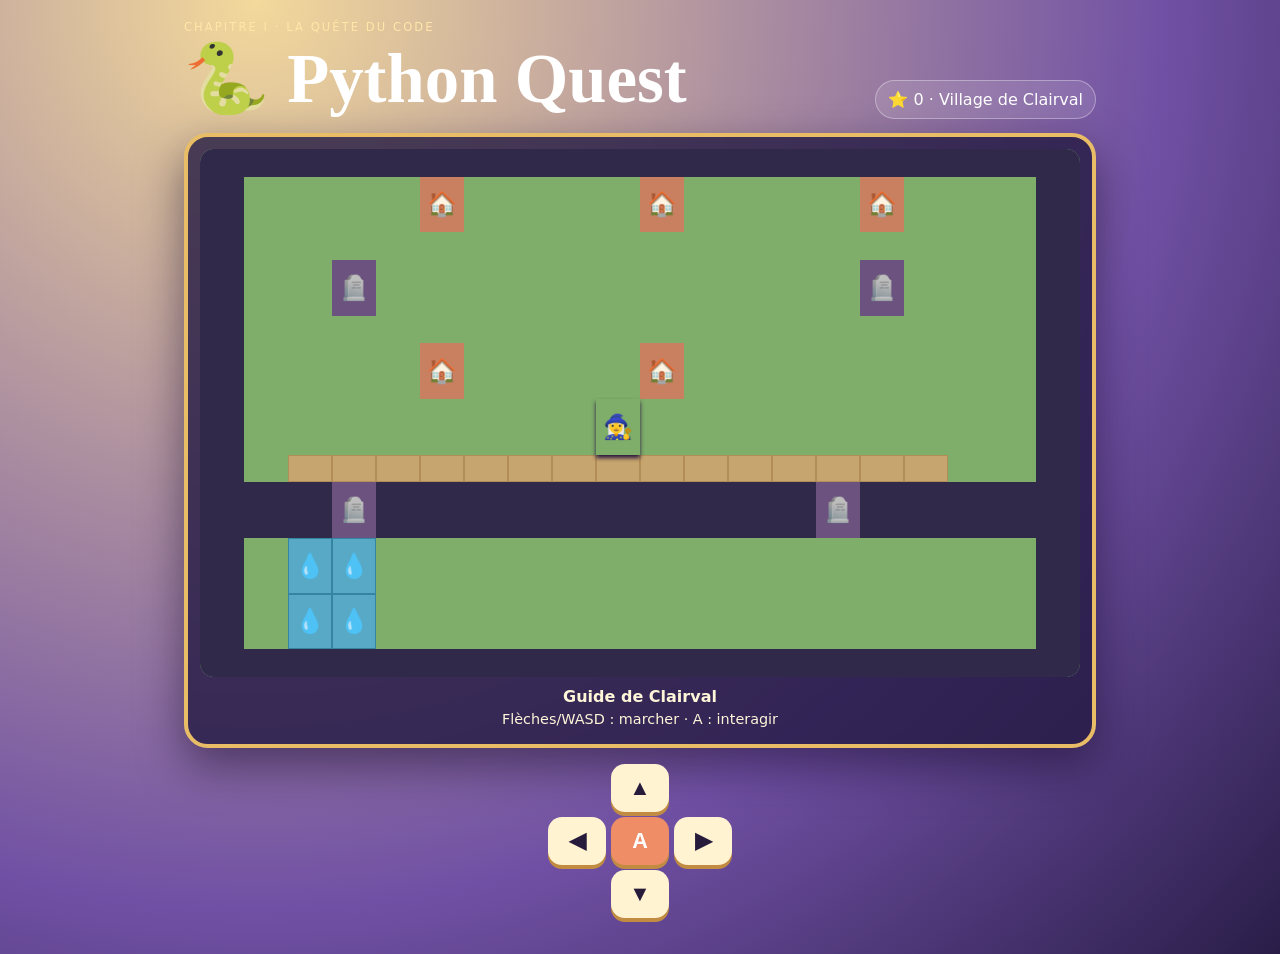
<file: index.html>
<!doctype html>
<html lang="fr">
<head>
  <meta charset="utf-8">
  <meta name="viewport" content="width=device-width, initial-scale=1, viewport-fit=cover">
  <meta name="theme-color" content="#241943">
  <title>Python Quest — Étape 1</title>
  <link rel="manifest" href="manifest.json">
  <link rel="stylesheet" href="css/style.css">
</head>
<body>
  <main id="app">
    <header>
      <div><p class="eyebrow">CHAPITRE I · LA QUÊTE DU CODE</p><h1>🐍 Python Quest</h1></div>
      <div class="stats">⭐ <span id="score">0</span> · <span id="mapName">Village</span></div>
    </header>
    <section class="game-shell">
      <div id="world" class="world" aria-label="Carte du monde"></div>
      <aside class="legend"><strong>Guide de Clairval</strong><p id="hint">Explore le village et rencontre ses mentors.</p></aside>
    </section>
    <nav class="controls" aria-label="Contrôles">
      <button type="button" data-move="up" aria-label="Monter">▲</button>
      <div><button type="button" data-move="left" aria-label="Aller à gauche">◀</button><button type="button" id="action" aria-label="Interagir">A</button><button type="button" data-move="right" aria-label="Aller à droite">▶</button></div>
      <button type="button" data-move="down" aria-label="Descendre">▼</button>
    </nav>
  </main>
  <dialog id="dialog"><div class="dialog-card"><span id="dialog-tag"></span><h2 id="dialog-title"></h2><p id="dialog-text"></p><pre id="dialog-code"></pre><button type="button" id="dialog-next">OK · continuer</button></div></dialog>
  <dialog id="quiz"><div class="dialog-card"><span>🧪 ÉPREUVE DU DONJON</span><h2 id="quiz-title"></h2><p id="quiz-question"></p><div id="quiz-options"></div><button type="button" id="quiz-close">Quitter</button></div></dialog>
  <script src="js/content.js"></script>
  <script src="js/world.js"></script>
  <script src="js/i18n.js"></script>
  <script src="js/battle.js"></script>
  <script src="js/app.js"></script>
</body>
</html>
</file>
<file: css/style.css>
:root{--ink:#261b3b;--cream:#fff8e7;--violet:#6f4aa8;--gold:#f5bd55}*{box-sizing:border-box}body{margin:0;background:radial-gradient(circle at 20% 0,#f3d99b,#7050a4 65%,#291d48);color:var(--ink);font-family:system-ui,sans-serif;min-height:100vh}#app{max-width:940px;margin:auto;padding:20px 14px}header{display:flex;justify-content:space-between;align-items:end;color:#fff;margin-bottom:14px}h1{margin:0;font-family:Georgia,serif;font-size:clamp(2rem,7vw,4.3rem)}.eyebrow{font-size:.72rem;letter-spacing:.18em;margin:0 0 4px;color:#ffe6a8}.stats{background:#ffffff1c;border:1px solid #ffffff55;padding:9px 12px;border-radius:999px}.game-shell{background:#241943cc;border:4px solid #e9bd65;border-radius:24px;padding:12px;box-shadow:0 18px 45px #180d2b88}.world{display:grid;grid-template-columns:repeat(20,1fr);aspect-ratio:5/3;overflow:hidden;border-radius:14px;background:#81b76e}.tile{display:grid;place-items:center;font-size:clamp(.8rem,2.5vw,1.5rem);user-select:none}.wall{background:#30294a}.grass{background:#7eae69}.path{background:#c7a56e;box-shadow:inset 0 0 0 1px #b28d55}.water{background:#58a9c5;box-shadow:inset 0 0 0 1px #3685a0}.tree{background:#4e895e}.house{background:#c98061}.dungeon{background:#6c527f}.exit{background:#4d9a91}.player{filter:drop-shadow(0 3px 2px #27153f);z-index:2}.npc{animation:bob 1.5s ease-in-out infinite}.legend{color:#fff6d9;padding:10px 6px 0;text-align:center}.legend p{margin:5px 0;font-size:.9rem}.controls{display:flex;flex-direction:column;align-items:center;gap:5px;margin:16px auto}.controls div{display:flex;gap:5px}.controls button{min-width:58px;min-height:48px;border:0;border-radius:14px;background:#fff3d2;color:var(--ink);font-size:1.35rem;font-weight:800;box-shadow:0 4px 0 #c18c42;touch-action:manipulation}.controls button:active{transform:translateY(3px);box-shadow:none}.controls #action{background:#ef8d67;color:white}dialog{border:0;border-radius:22px;background:transparent;padding:0;max-width:min(620px,calc(100% - 28px));width:100%}dialog::backdrop{background:#170d2bcc;backdrop-filter:blur(4px)}.dialog-card{background:var(--cream);border:4px solid #d49a49;border-radius:20px;padding:22px;box-shadow:0 20px 70px #12091dcc}.dialog-card h2{font-family:Georgia,serif;margin:8px 0;font-size:1.7rem}.dialog-card p{line-height:1.55;white-space:pre-line}.dialog-card span{color:var(--violet);font-weight:800;letter-spacing:.1em;font-size:.75rem}.dialog-card pre{background:#261e3a;color:#ffe9ad;padding:14px;border-radius:10px;overflow:auto;font-size:.85rem}.dialog-card button{background:var(--violet);color:white;border:0;border-radius:10px;padding:12px 16px;font-weight:700}#quiz-options{display:grid;gap:8px;margin:16px 0}#quiz-options button{background:#fff;border:2px solid #c9b8dc;color:var(--ink);text-align:left;padding:12px;border-radius:10px}@keyframes bob{50%{transform:translateY(-3px)}}@media(max-width:500px){#app{padding:12px 8px}.game-shell{padding:7px;border-width:3px}.legend p{font-size:.78rem}.controls button{min-width:52px;min-height:44px}}
</file>
